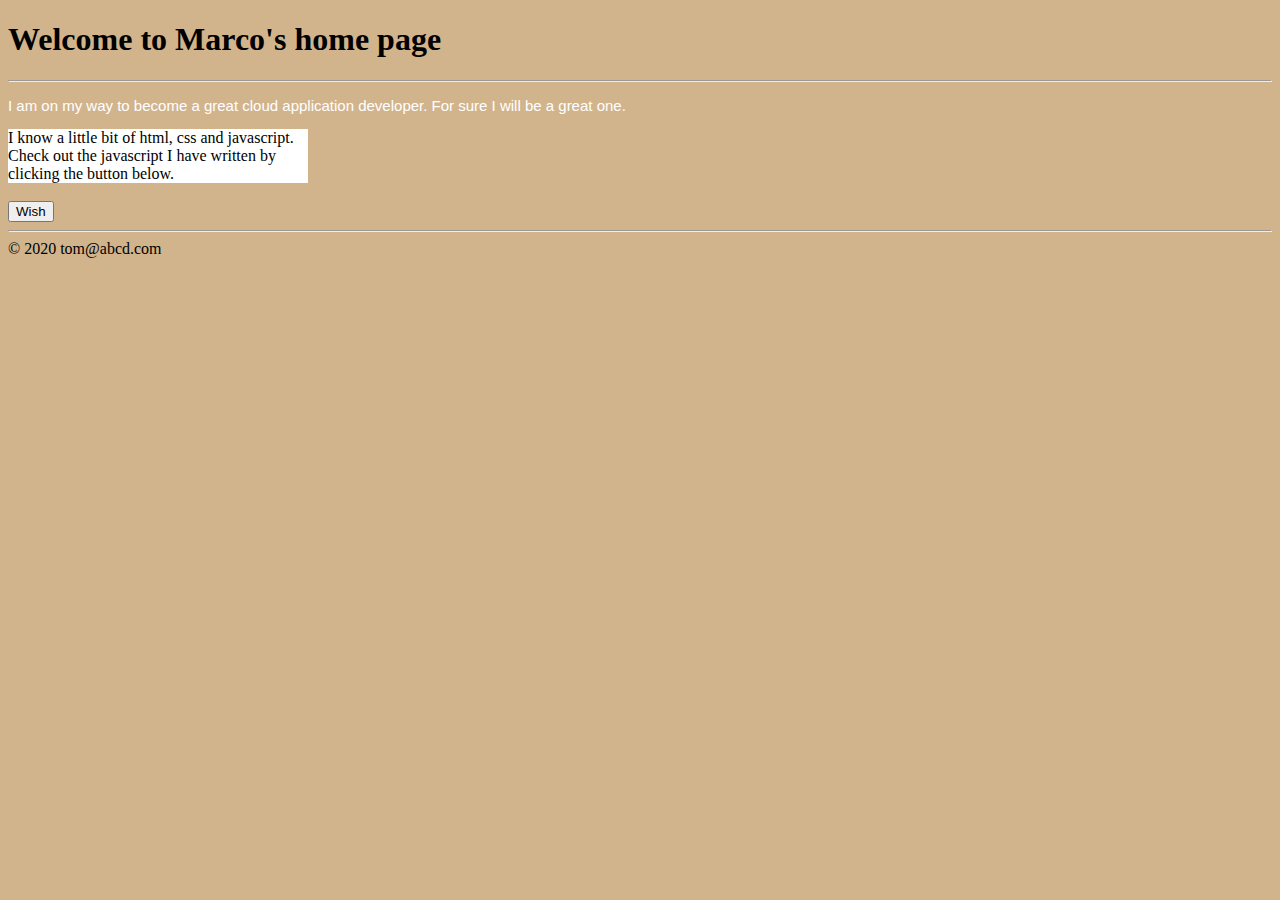
<file: Example1/index.html>
<!doctype html>
<html>

  <head>
    <meta charset="utf-8">
    <meta name="viewport" content="width=device-width">
    <title>HTML Demo</title>
    <link href="styles.css" rel="stylesheet" type="text/css" />
    <script src="hello.js">
    </script>
  </head>

  <body>
    <h1>
      Welcome to Marco's home page
    </h1>
    <hr>
    <p>
      I am on my way to become a great cloud application developer. For sure I will be a great one.
    </p>
    <div>
      I know a little bit of html, css and javascript.<br>
      Check out the javascript I have written by clicking the button below.
    </div><br>
    <button onclick="hello();"> Wish
    </button>
    <hr>
    <footer>
      &copy; 2020 tom@abcd.com
    </footer>
  </body>

</html>
</file>
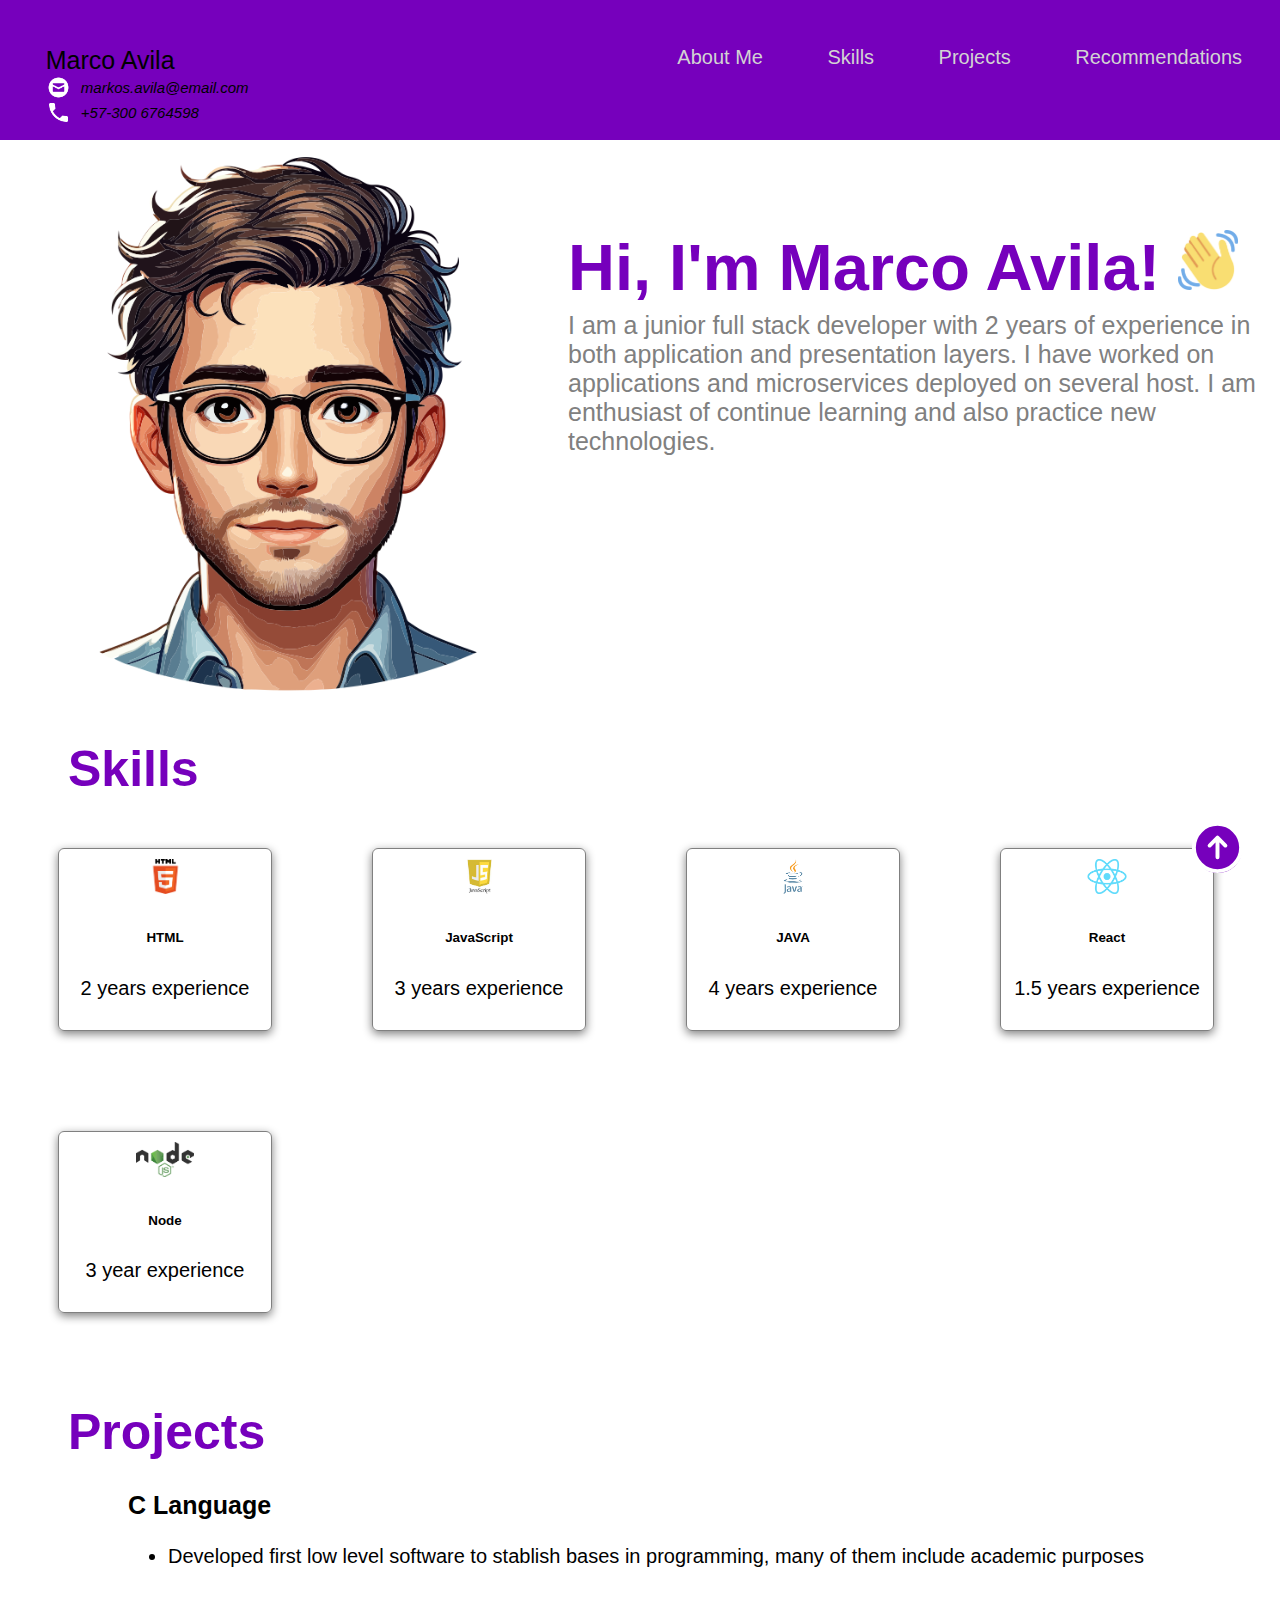
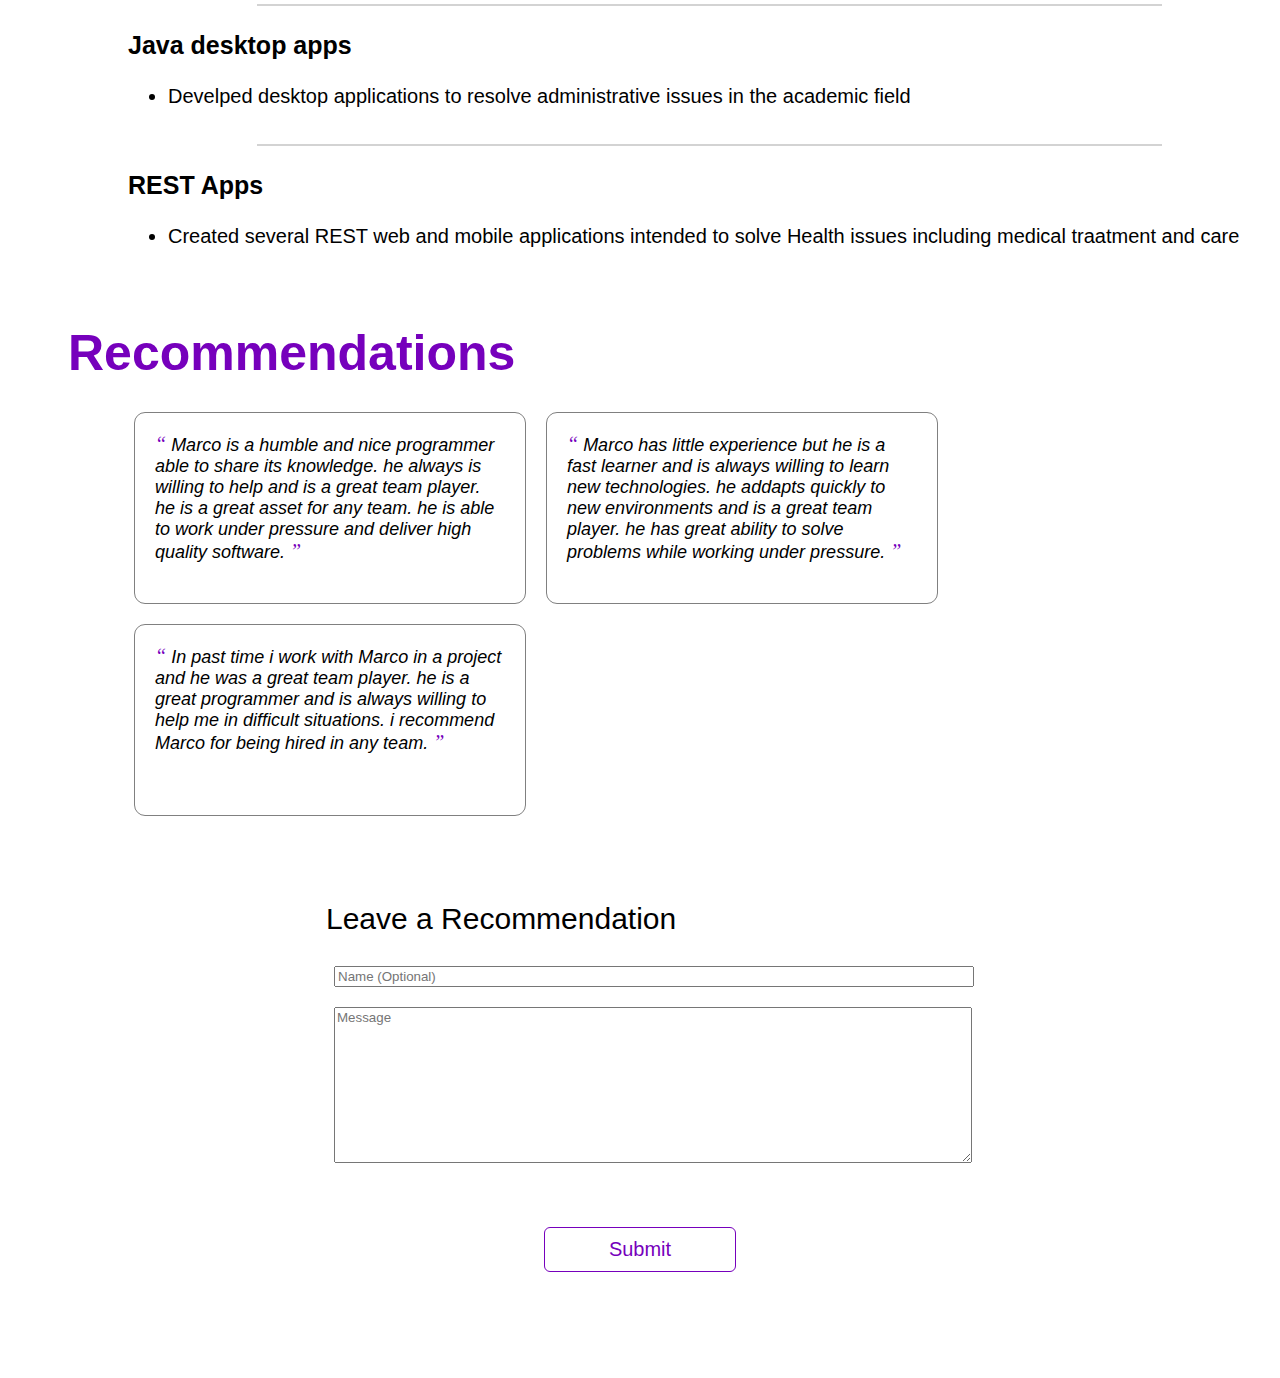
<file: SubmitPortf/index.html>
<!DOCTYPE html>
<html>
  <head>
    <title>Marco Avila - Portfolio</title>
    <link rel="stylesheet" href="./style.css"/>
    <script src="./script.js"></script>
  </head>
  <body>
    <!-- Navigation Bar -->
    <nav>
      <div id="home">
        <div class="profile_name">
          Marco Avila
          <div class="contact_info">
            <img src="html_finalprojimages/envelope.png" alt="https://icons8.com/icon/124377/circled-envelope"/>
          markos.avila@email.com
        </div>
        <div style="clear:both;"></div>
        <div class="contact_info">
          <img src="html_finalprojimages/phone.png" alt="https://icons8.com/icon/124377/circled-envelope"/>
          +57-300 6764598

        </div>
        </div>
        <div class="topdiv">
          <a class="topmenu" href="#about-me">About Me</a>
            <a class="topmenu" href="#skills">Skills</a>
            <a class="topmenu" href="#projects">Projects</a>
            <a class="topmenu" href="#recommendations">Recommendations</a>
          <!-- Add the links for Skills, Projects and Recommendation here -->

        </div>
      </div>    
    </nav>

    <!-- About Me -->
    <section id="about-me" class="container">
      <div>
        <img src="/SubmitPortf/html_finalprojimages/smart-9041253_1281.png" class="profile_image"/>
      </div>

      <div>
          <h1>
            Hi, I'm Marco Avila! <img src="html_finalprojimages/waving-hand.png" width="60px"/>
          </h1>
          <p>
            I am a junior full stack developer with 2 years of experience in both application and presentation layers.
            I have worked on applications and microservices deployed on several host. 
            I am enthusiast of continue learning and also practice new technologies.
          </p>
      </div>
    </section>
              
    <!-- Skills -->
    <section id="skills">
      <h2>Skills</h2>
      <div style="clear:both;"></div>

      <div class="all_skills">
        <div class="skill">
          <img src="html_finalprojimages/html5.png"/>
          <h6>HTML</h6>
          <p>2 years experience</p>
        </div>  

        <div class="skill">
          <img src="html_finalprojimages/js.jpeg"/>
          <h6>JavaScript</h6>
          <p>3 years experience</p>
        </div>  

        <div class="skill">
          <img src="html_finalprojimages/java.png"/>
          <h6>JAVA</h6>
          <p>4 years experience</p>

        </div>

        <div class="skill">
          <img src="html_finalprojimages/react.png"/>
          <h6>React</h6>
          <p>1.5 years experience</p>
        </div>

        <div class="skill">
          <img src="html_finalprojimages/node.png"/>
          <h6>Node</h6>
          <p>3 year experience</p>
        </div>
        <!-- Add more skills here -->
      </div>
    </section>
          
    <!-- Projects -->
    <section class="projects" id="projects">
      <h2>
        Projects
      </h2>
      <div style="clear:both;"></div>

        <div id="projects-container" class="projects-container">
          <div class="project-card">
            <h3>C Language</h3>
            <ul>
              <li>Developed first low level software to stablish bases in programming, many of them include academic purposes </li>
            </ul>
          </div>
          <hr>
          <div class="project-card">
            <h3>Java desktop apps</h3>
            <ul>
              <li>Develped desktop applications to resolve administrative issues in the academic field</li>
            </ul>
          </div>
          <hr>
          <div class="project-card">
            <h3>REST Apps</h3>
            <ul>
              <li>Created several REST web and mobile applications intended to solve Health issues including medical traatment and care</li>
            </ul>
          </div>
    </div>
    </section>
    <div style="clear:both;"></div>

    <!-- Recommendations -->
    <section id="recommendations">
      <h2>Recommendations</h2>
      <div style="clear:both;"></div>
      <div class="all_recommendations" id="all_recommendations">
        <div class="recommendation">
          <span>&#8220;</span>
          Marco is a humble and nice programmer able to share its knowledge. 
          he always is willing to help and is a great team player. 
          he is a great asset for any team.
          he is able to work under pressure and deliver high quality software.
          <span>&#8221;</span>
        </div>
        <div class="recommendation">
          <span>&#8220;</span>
          Marco has little experience but he is a fast learner and is always willing to learn new technologies.
          he addapts quickly to new environments and is a great team player. 
          he has great ability to solve problems while working under pressure.
          <span>&#8221;</span>
        </div>
        <div class="recommendation">
          <span>&#8220;</span>
          In past time i work with Marco in a project and he was a great team player.
          he is a great programmer and is always willing to help me in difficult situations.
          i recommend Marco for being hired in any team.
          <span>&#8221;</span>
        </div>
      </div>
    </section>

    <!-- Recommendation Form -->
    <section id="contact">
      <div class="flex_center">
        <fieldset>
          <legend class="introduction">Leave a Recommendation</legend>          
          <input type="text" placeholder="Name (Optional)"> <br/>
          <textarea id="new_recommendation" cols="500" rows="10" placeholder="Message"></textarea>
          <div class="flex_center">
            <button id="recommend_btn" onclick="addRecommendation()">Submit</button>
          </div>
        </fieldset>
      </div>
    </section>

    <div class="iconbutton">
      <a href="#home">
        <svg xmlns="http://www.w3.org/2000/svg" fill="none" viewBox="0 0 24 24" stroke-width="1.5" stroke="white" width="63px">
          <path stroke-linecap="round" stroke-linejoin="round" d="M15 11.25l-3-3m0 0l-3 3m3-3v7.5M21 12a9 9 0 11-18 0 9 9 0 0118 0z" />
        </svg>
        <!--Add the code here for the logo to appear and the icon to be actionable-->
      </a>
    </div>

    <div class="popup" id="popup" class="flex_center">
      <img src="html_finalprojimages/checkmark--outline.svg"/>
      <h3>Thanks for leaving your recommendation</h3>
      <!-- Add appropriate text here-->
      <button onclick="showPopup(false)">Ok</button>
    </div>
  </body>
</html>
</file>
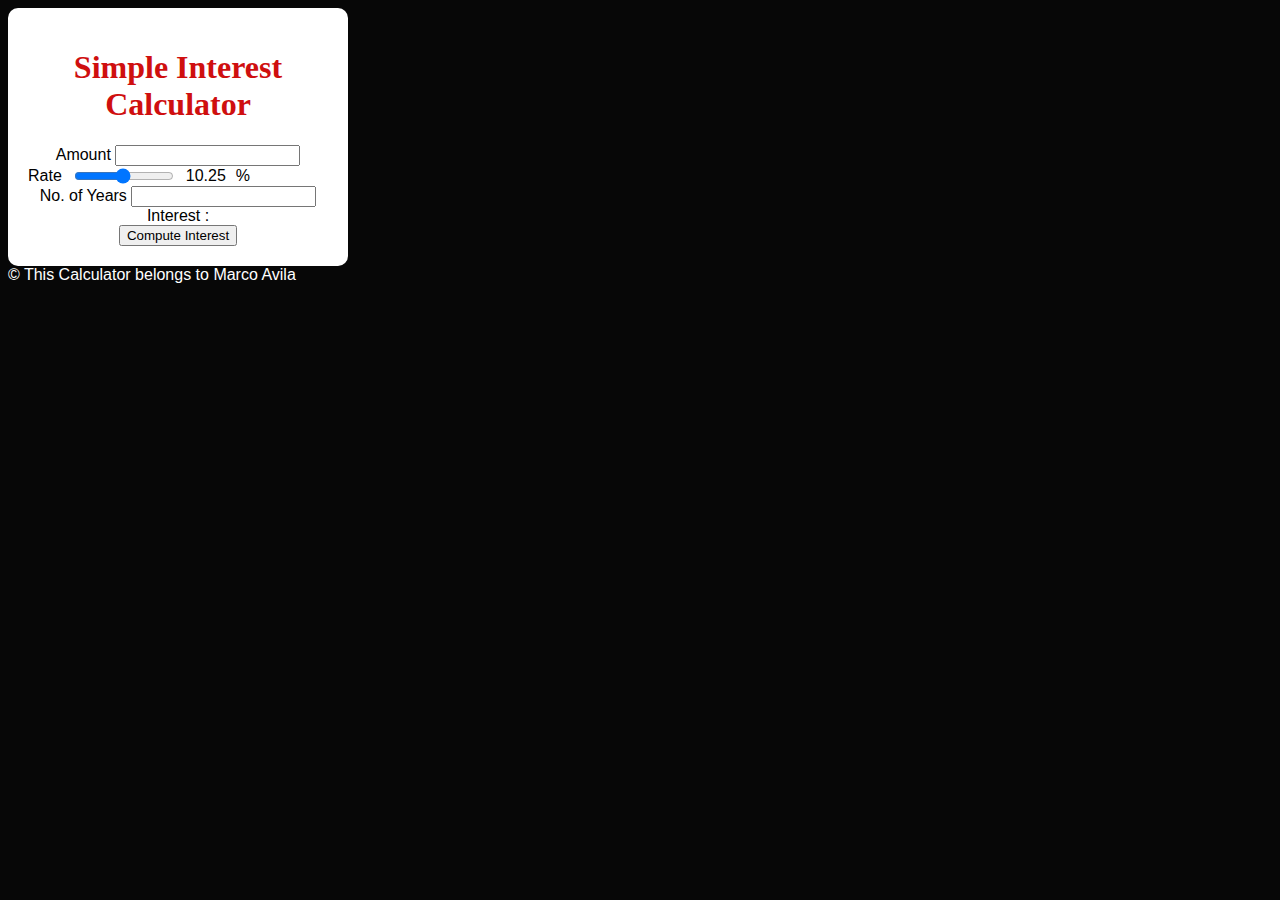
<file: finalProject/vftvk-Simple-Interest-Calculator-master/index.html>
<!DOCTYPE html>
<html>
    <head>
        <title>Simple Interest Calculator</title>
    <script src="script.js"></script>
    <link rel="stylesheet" href="style.css">
    <style>
        /* Crear un contenedor flexible */
        .slider-container {
            display: flex;
            align-items: center;
            gap: 10px; /* Separación entre el slider y el valor */
        }

        /* Fijar el ancho del input range */
        input[type="range"] {
            width: 300px; /* Ajusta según sea necesario */
        }

    </style>
    </head>
    <body>
        <div class="maindiv">
            <h1>Simple Interest Calculator</h1>

        Amount <input type="number"  id="principal">  <br/>
        <div class="slider-container">
            Rate <input type="range" id="rate" min="1" max="20" value="10.25" step="0.25" oninput="updateRate()"> 
        <span id="rate_val">
             10.25 
        </span>%<br/>
        </div>
        No. of Years <input type="number"  id="years" list="all_years">
        <datalist id="all_years">
            <option value="1">1</option>
            <option value="2">2</option>
            <option value="3">3</option>
            <option value="4">4</option>
            <option value="5">5</option>
            <option value="6">6</option>
            <option value="7">7</option>
            <option value="8">8</option>
            <option value="9">9</option>
            <option value="10">10</option>
        </datalist>
        Interest : <span id="result"></span><br>

        <button onclick="compute()">Compute Interest</button>
            <span id="result"></span><br/>
        </div>
        
    </body>
    <footer>
        &#169; This Calculator belongs to Marco Avila 
    </footer>
</html>
</file>
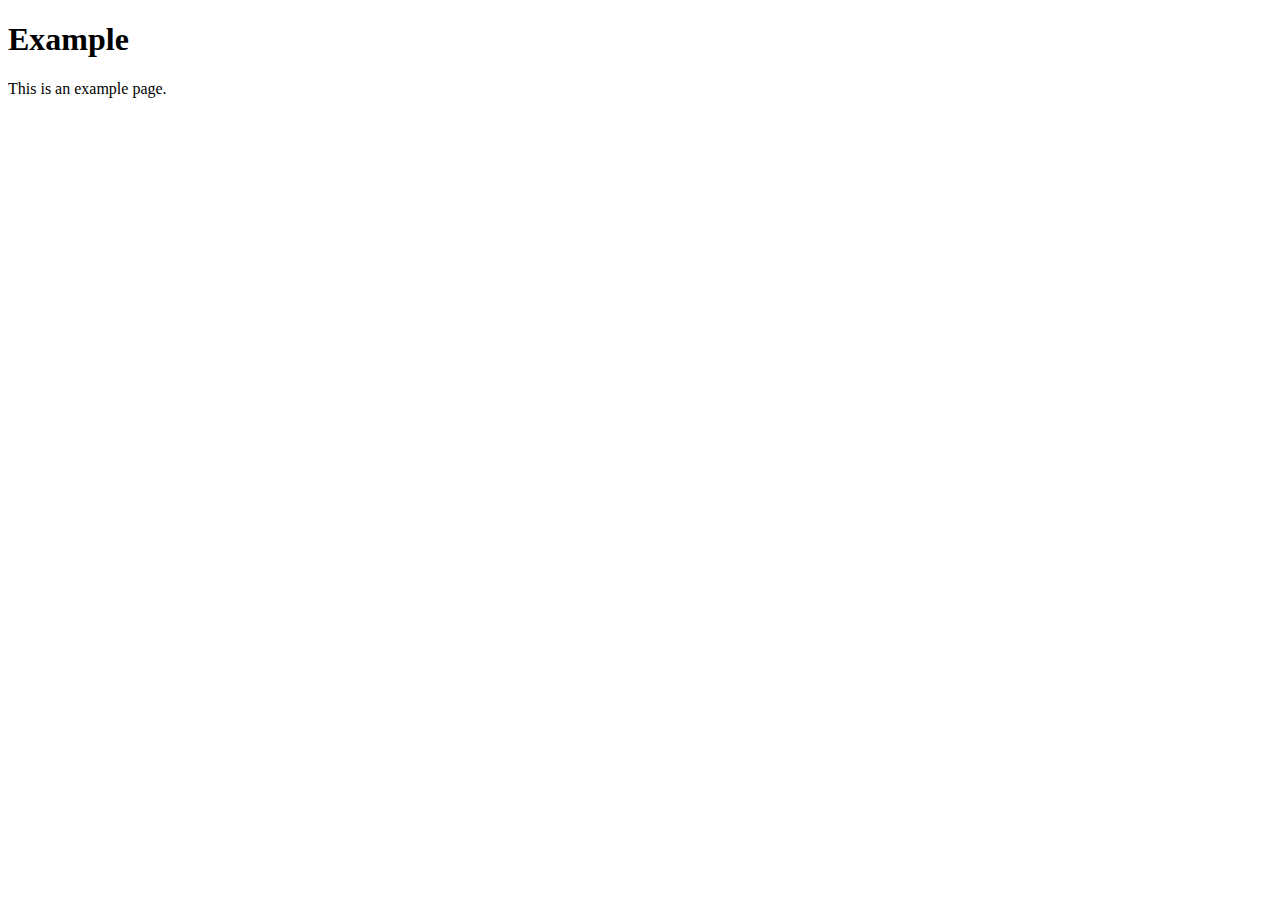
<file: Example1/example.html>
<!DOCTYPE html>
<html>
    <head>
        <meta charset="utf-8">
        <title>Example</title>
    
    </head>

    <body>
        <h1>Example</h1>
        <p>This is an example page.</p>
    </body>

</html>
</file>
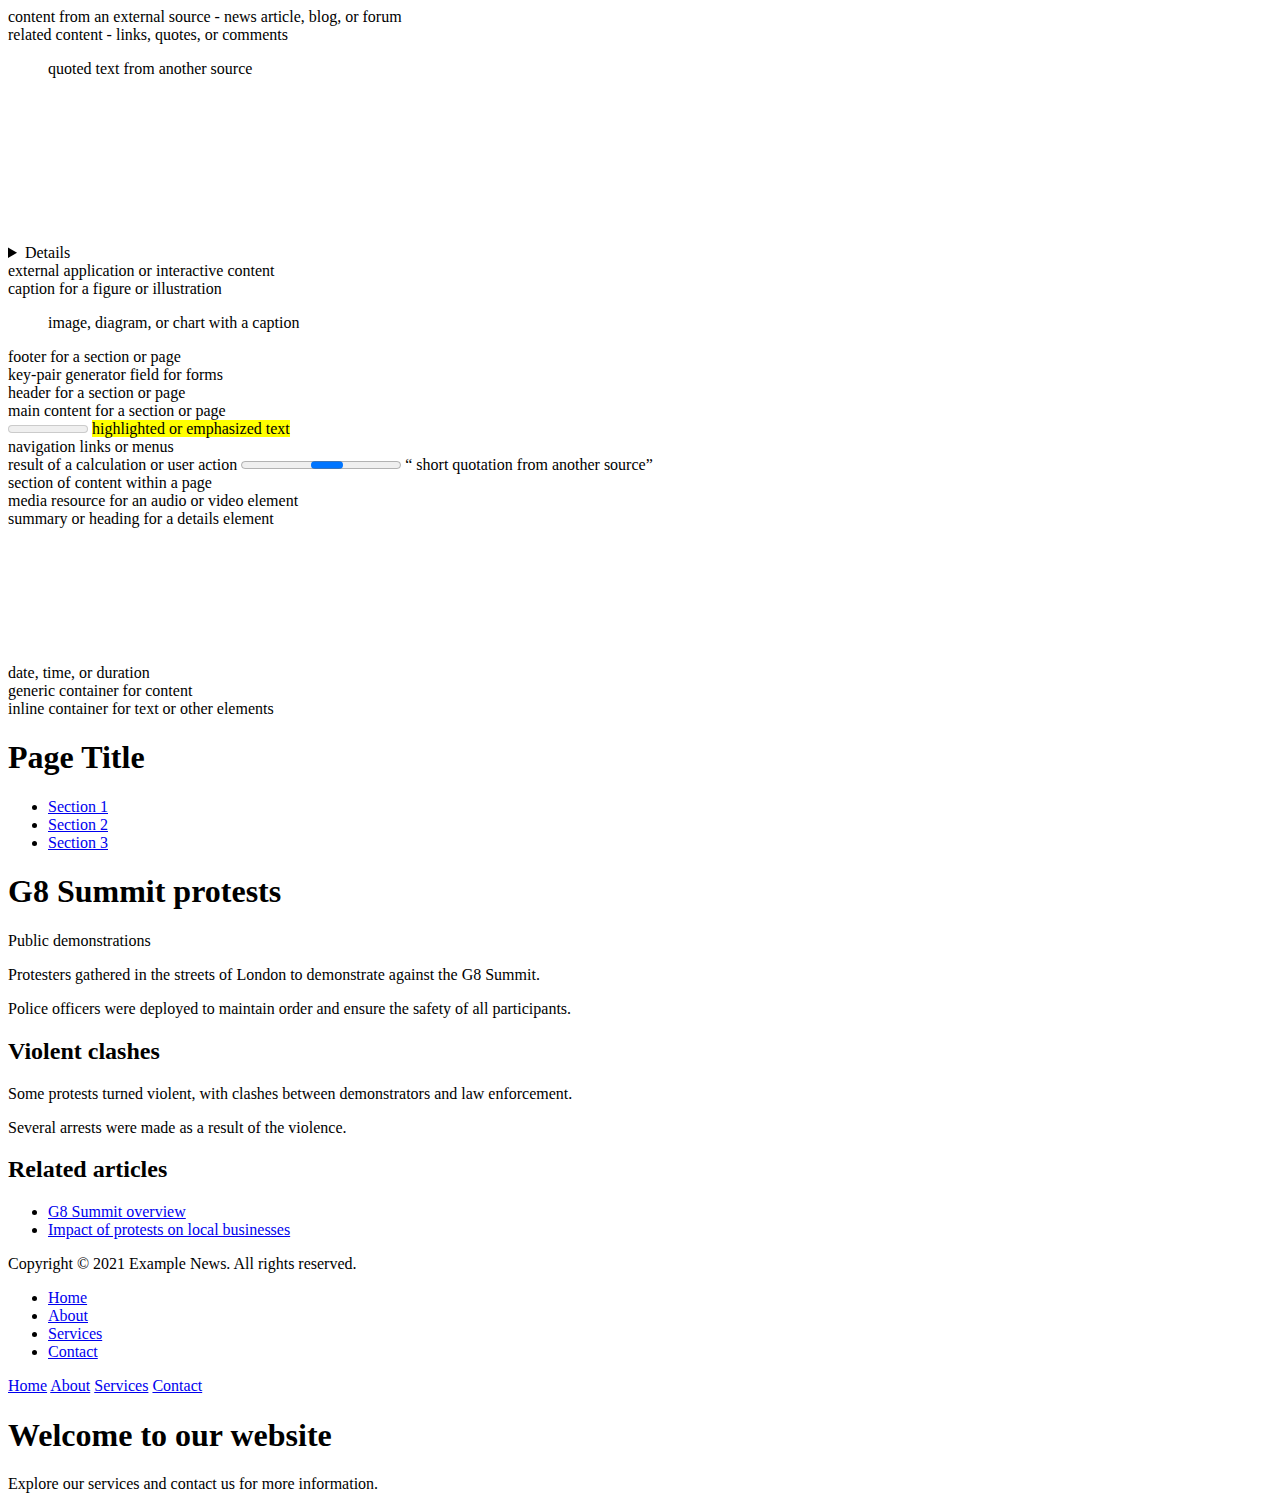
<file: Example3/Elem-tags.html>
<article>   content from an external source - news article, blog, or forum</article>
<aside>     related content - links, quotes, or comments</aside>
<blockquote>quoted text from another source</blockquote>
<audio>     audio file or stream</audio>
<canvas>    graphics or animations</canvas>
<datalist>  list of options for an input element</datalist>
<details>   additional information - summary, caption, or legend</details>
<embed>     external application or interactive content</embed>
<figcaption>caption for a figure or illustration</figcaption>
<figure>    image, diagram, or chart with a caption</figure>
<footer>    footer for a section or page</footer>
<keygen>    key-pair generator field for forms</keygen>
<header>    header for a section or page</header>
<main>      main content for a section or page</main>
<meter>     scalar measurement within a known range</meter>
<mark>      highlighted or emphasized text</mark>
<nav>       navigation links or menus</nav>
<output>    result of a calculation or user action</output>
<progress>  progress of a task or process</progress>
<q>         short quotation from another source</q>
<section>   section of content within a page</section>
<source>    media resource for an audio or video element</source>
<summary>   summary or heading for a details element</summary>
<time>      date, time, or duration</time>
<video>     video file or stream</video>
<!-- comments in the source that are not displayed in the browser -->
 <div>      generic container for content</div> 
<!-- this generic div tag is used to group elements together -->
<span>      inline container for text or other elements</span>
<!-- this generic span tag is used to group elements together -->


<!-- estructure of the page-->
 <header>   <!-- header for the page -->
    <h1>Page Title</h1> <!-- main heading for the page -->
    <nav> <!-- navigation links or menus -->
        <ul> <!-- unordered list of navigation links -->
            <li><a href="#section1">Section 1</a></li> <!-- link to section 1 -->
            <li><a href="#section2">Section 2</a></li> <!-- link to section 2 -->
            <li><a href="#section3">Section 3</a></li> <!-- link to section 3 -->
        </ul>
    </nav>  

</header>

<!-- Example of a page with structure-->

<body>
    <article>
        <header>
            <h1> G8 Summit protests</h1>
        </header>
        <div>
            <section id="public"
                <h1>Public demonstrations</h1>
            <p>Protesters gathered in the streets of London to demonstrate against the G8 Summit.</p>
            <p>Police officers were deployed to maintain order and ensure the safety of all participants.</p>
            <section id="violence">
                <h2>Violent clashes</h2>
                <p>Some protests turned violent, with clashes between demonstrators and law enforcement.</p>
                <p>Several arrests were made as a result of the violence.</p>
            </section>
        </div>
        <aside>
            <h2>Related articles</h2>
            <ul>
                <li><a href="/Example1/example.html">G8 Summit overview</a></li>
                <li><a href="/Example2/newFile.html">Impact of protests on local businesses</a></li>
            </ul>
        </aside>
        <footer>
            <p>Copyright © 2021 Example News. All rights reserved.</p>
        </footer>
        </article>
</body>

<!-- links para navegra se ubican en la etiqueta nav-->

<body>
    <nav>
        <ul>
            <li><a href="#home">Home</a></li>
            <li><a href="#about">About</a></li>
            <li><a href="#services">Services</a></li>
            <li><a href="#contact">Contact</a></li>
        </ul>
    </nav>
<!--another example-->

<body>
    <nav>
        <div class="menu">
            <a href="#home">Home</a>
            <a href="#about">About</a>
            <a href="#services">Services</a>
            <a href="#contact">Contact</a>
        </div>
    </nav>
    <h1>Welcome to our website</h1>
    <p>Explore our services and contact us for more information.</p>
</body>
</file>
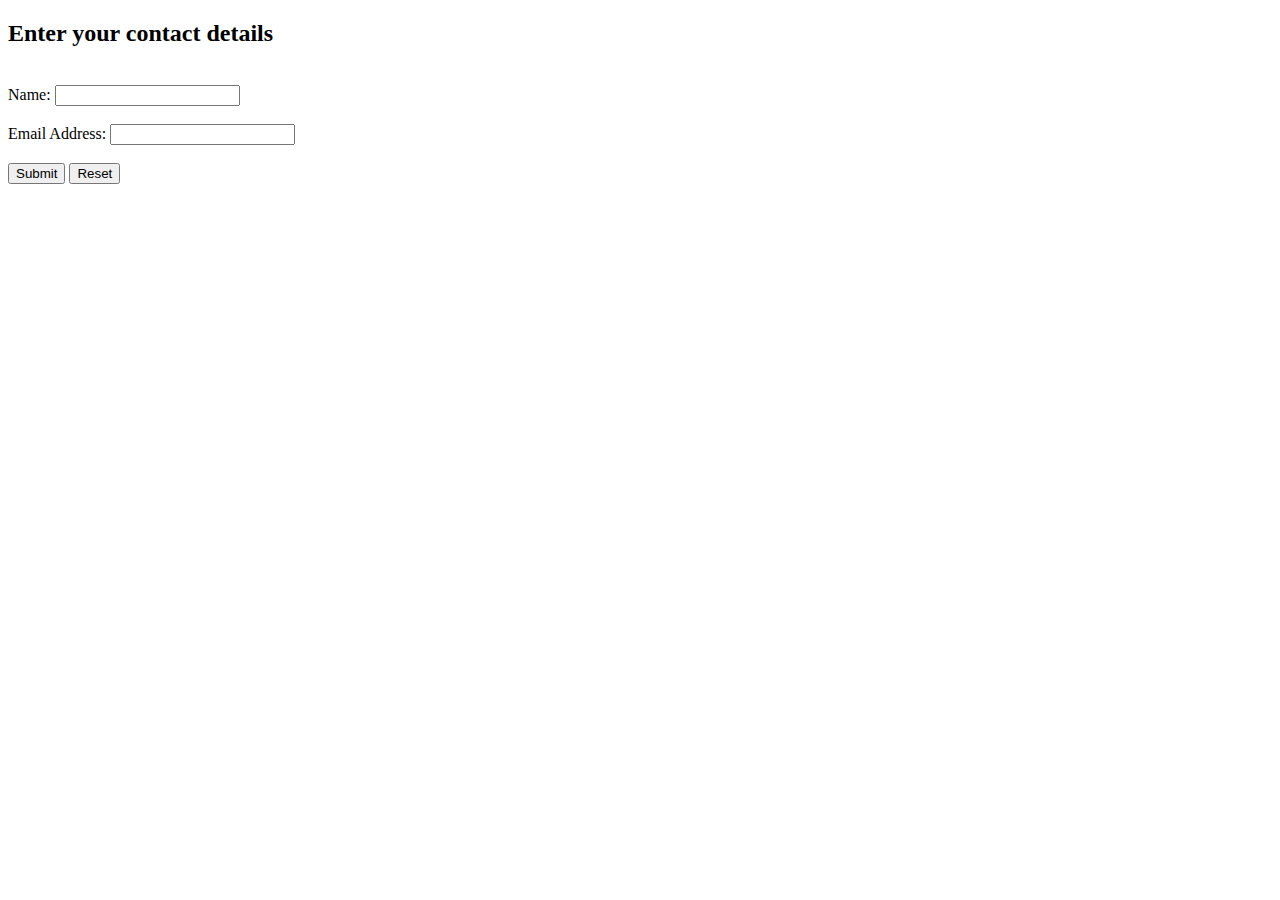
<file: Example5/form_validation.html>
<!DOCTYPE html>
<html>
<head>
    <title>Contact Details</title>
    <script type="application/javascript">
        function checkdata()
        {
          //Create references to the input elements we wish to validate  
            var username = document.getElementById("name");
            var emailid = document.getElementById("email");
        if(username.value == "")
            {
            //Check if username field is empty
            alert("Please enter your name");
            username.focus(); //focus on the field, where the error is
            return false;
            }
            //Check if email field is empty
            if(emailid.value == "")
            {
                alert("Please enter your email address");
                emailid.focus();
                return false;
            }
            //If all is well, return true.
            return true;
        }
    </script>
</head>
<body>
    <h2>Enter your contact details</h2> <br>
    <form id="form1" onsubmit="return checkdata();">
        <label for="name">Name:</label>
        <input type="text" id="name" name="name">
        <br><br>
        <label for="email">Email Address:</label>
        <input type="email" id="email" name="email">
        <br><br>
        <input type="submit" value="Submit">
        <input type="reset" value="Reset">
    </form>
</html>
</file>
<file: Example1/styles.css>
body {
    background-color: tan
  }
  
  p {
    font-family: arial;
    font-size: 15px;
    color: white;
  }
  
  div {
    background-color: white;
    width: 300px;
    color: black;
  }
</file>
<file: SubmitPortf/style.css>
body {
  font-family: 'Trebuchet MS', 'Lucida Sans Unicode', 'Lucida Grande', 'Lucida Sans', Arial, sans-serif;
}

/* Navigation Bar */

#home {
  background-color:  #7600bc;
  padding-bottom: 1cm;
  margin-left:-1cm;
  margin-right:-1cm;
  margin-top:-1cm;
  padding-top: 2cm;
  padding-bottom: 2cm;
  height: 5mm;
 }

.topmenu {
  color: lightgray;
  margin: 10px;
  padding: 20px;
  font-size: 20px;
  text-decoration:none;
}

.topmenu:hover {
  color: white;
  font-weight: bolder;
  text-decoration:underline;
  /* Add the styles here */
}

.topdiv {
  float: right;
  padding-right: 1cm;
}

.profile_name {
  float: left;
  padding-left: 2cm;
  font-size: 25px;
  /* Add the styles here */
}

.profile_name .contact_info {
  font-size: 15px;
  font-style: italic;
  display: flex;
  align-items: center;
  flex-direction: row;
}

.contact_info img {
  width:25px;
  margin-right: 10px;
  float:left;
}

/* Titles */

h2 {
  text-align: justify;
  font-size: 50px;
  text-align: center;
  float: left;
  color: #7600bc;
  margin: 30px;
  margin-left: 60px;
  margin-top: 40px;
  margin-bottom: 0px;
}

.introduction {
  text-align: justify;
  font-size: 30px;
  text-align: center;
  float: left;
  margin-top: 30px;
  margin-bottom: 20px;
  animation-duration: 5s;
  position: relative;
}

/* Used in the About Me sections */

.container {
  display: flex;
}

/* About Me */

.about-me {
  display: flex;
  align-items: center;
}

#about-me h1 {
  font-size: 65px;
  margin-top: 90px;
  color: #7600bc;
}

#about-me p {
  font-size: 25px;
  color: rgb(128, 128, 128);
  margin-top: -1cm;
}

.profile_image {
  width: 550px;
  height: fit-content;
  vertical-align: middle;
  margin: 5px;
}

/* Skills */

.all_skills {
  display: flex;
  flex-direction: row;
  flex-flow: wrap;
}

.skill {
  border: 1px solid gray;
  display: block;
  border-radius: 6px;
  text-align: center;
  margin: 50px;
  padding: 10px;
  width: 2in;
  font-size: 20px;
  box-shadow: 0 3px 10px gray;
}

.skill img {
  height: 35px;
  align-items: center;
}

.skills h6 {
  align-items: center;
  font-size: 20px;
  margin-block-start: 8px;
  margin-block-end: 5px;
  font-weight: bold;
} 

.skills p {
  align-items: center;
  font-size: 15px;
  color: gray;
  margin-block-start: 5px;
  margin-block-end: 5px;
} 

.flex_center {
  display: flex;
  align-items: center;
  justify-content: center;
}

/* Projects */

.projects-container {
  margin-top: 30px;
  margin-left: 60px;
}

.projects-container hr {
  border: 1px solid lightgray;
  width: 75%;
  margin-left: 5cm;
}

.project-card {
  margin: 0 15px 15px 30px;
  padding-bottom: 5px;
}

.project-card h3 {
  font-size: 25px;
  margin-left: 30px;
}

.project-card li {
  font-size: 20px;
  margin-left: 30px;
}

/* Recommendations */

.all_recommendations {
  display: flex;
  align-items: center;
  margin-left: 1in;
  flex-direction: row;
  flex-flow: wrap;
  padding: 20px;
}

.recommendation {
  font-style: italic;
  text-align: left;
  width: 21.875rem;
  padding: 1rem;
  background-color: #fff;
  border-radius: 11px;
  box-shadow: 0 3px 10px var(--primary-shadow);
  padding: 20px;
  margin: 10px;
  border:1px solid gray;
  font-size: 18px;
  height:150px
}

.recommendation span {
  color: #7600bc;
  font-size: 20px;
  font-family: 'Times New Roman', Times, serif;
}

/* Scroll to Top Button */

.iconbutton{
  width: 48px;
  height: 48px;
  border-radius: 100%;
  background-color: #7600bc;
  display: flex;
  align-items: center;
  justify-content: center;
  position: fixed;
  right: 3%;
  bottom: 3%;
  cursor: pointer;
}

/* Form Pop-up */

.popup {
  width:400px;
  background-color: #e8bcf0;
  border-radius: 3mm;
  top: 50%;
  left:50%;
  transform: translate(-50%,-50%);
  text-align: center;
  position: fixed;
  /* padding: 30px; */
  visibility: hidden;
}

.popup img {
  padding-top: 20px;
}

.popup button {
  background-color: #fff;
  border: 1px solid #7600bc;
  color: #7600bc;
  display: block;
  border-radius: 6px;
  text-align: center;
  margin: 50px;
  padding: 10px;
  width: 2in;
  font-size: 20px;
  margin-left: 25%;
}

.popup button:hover {
  background-color: #fff;
  border: 2px solid #7600bc;
  color: #7600bc;
  display: block;
  font-weight: bolder;
  text-align: center;
  cursor: pointer;
  margin-left: 25%;
}

/* Recommendation Form */

input, textarea {
  font-family: 'Trebuchet MS', 'Lucida Sans Unicode', 'Lucida Grande', 'Lucida Sans', Arial, sans-serif; 
  margin: 10px;  
  width:100%;
}

fieldset {
  display: flexbox;
  align-content: center;
  justify-content: center;  
  padding: 25px; 
  margin-left: 50px; 
  margin-right: 50px;   
  border: thin solid white;
  width: 50%;
}

/* Buttons */

button {
  background-color: #fff;
  border: 1px solid #7600bc;
  color: #7600bc;
  display: block;
  border-radius: 6px;
  text-align: center;
  margin: 50px;
  padding: 10px;
  width: 2in;
  font-size: 20px;
}

button:hover {
  background-color: #7600bc;
  border: 1px solid #7600bc;
  color: #fff;
  display: block;
  border-radius: 6px;
  text-align: center;
  cursor: pointer;
}
</file>
<file: finalProject/vftvk-Simple-Interest-Calculator-master/style.css>
body {
    background-color:rgb(7, 7, 7); 
    font-family: arial;
    color: white;
}
h1{
    color:rgb(207, 15, 15);
    font-family: Verdana;
}

.maindiv{
    background-color: white;
    color: black;
    width: 300px;
    padding: 20px;
    border-radius: 10px;
    text-align: center;

}

/* Fijar el ancho del span */
#rate {
    display: inline-block;
    width: 100px; /* Ajusta el ancho según sea necesario */
    text-align: center; /* Opcional: Alineación del texto */
}
</file>
